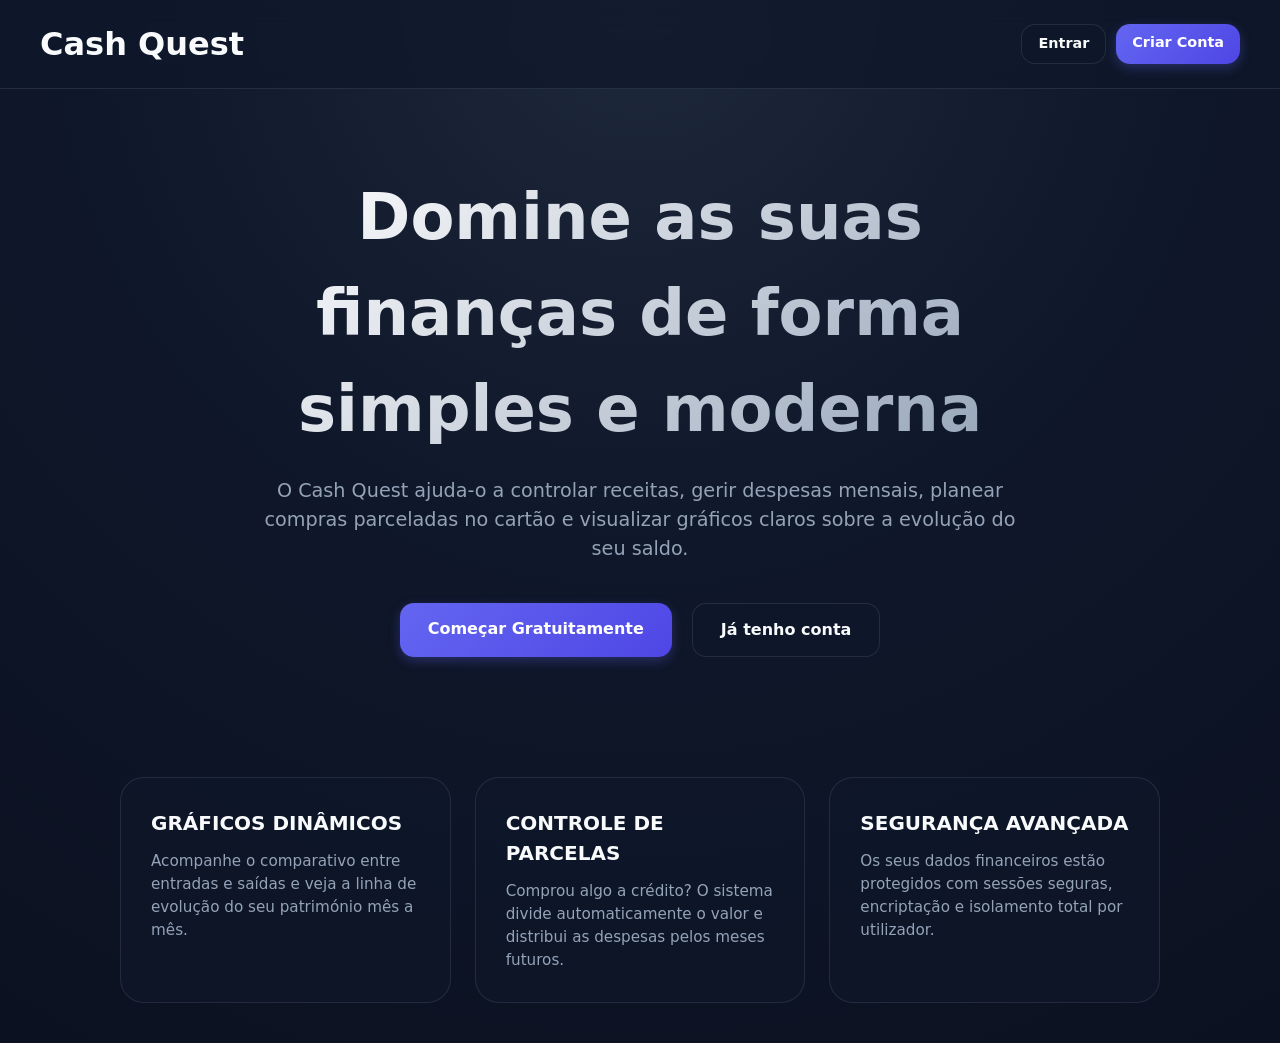
<file: frontend/index.html>
<!DOCTYPE html>
<html lang="pt-BR">

<head>
    <meta charset="UTF-8">
    <meta name="viewport" content="width=device-width, initial-scale=1.0">
    <title>Cash Quest - Controle Financeiro Inteligente</title>
    <link rel="stylesheet" href="style.css">
    <style>
        /* Estilos específicos da página de apresentação */
        .hero-landing {
            text-align: center;
            padding: 80px 20px;
            max-width: 800px;
            /* teste de coementario pra subir tudo  */
            margin: 0 auto;
        }

        .hero-landing h1 {
            font-size: clamp(2.5rem, 5vw, 4rem);
            margin-bottom: 20px;
            background: linear-gradient(135deg, #fff, #94a3b8);
            -webkit-background-clip: text;
            background-clip: text;
            -webkit-text-fill-color: transparent;
        }

        .hero-landing p {
            color: var(--muted);
            font-size: 1.2rem;
            margin-bottom: 40px;
        }

        .cta-buttons {
            display: flex;
            justify-content: center;
            gap: 20px;
        }

        .btn-cta-primary {
            background: linear-gradient(135deg, var(--primary), var(--primary-hover));
            color: white;
            padding: 14px 28px;
            border-radius: var(--radius-md);
            text-decoration: none;
            font-weight: 600;
            box-shadow: 0 4px 12px rgba(99, 102, 241, 0.3);
            transition: transform var(--transition);
        }

        .btn-cta-secondary {
            background: var(--surface);
            color: var(--text);
            border: 1px solid var(--border);
            padding: 14px 28px;
            border-radius: var(--radius-md);
            text-decoration: none;
            font-weight: 600;
            transition: background var(--transition);
        }

        .btn-cta-primary:hover,
        .btn-cta-secondary:hover {
            transform: translateY(-2px);
        }

        /* Secção de Recursos / Informações */
        .features {
            display: grid;
            grid-template-columns: repeat(auto-fit, minmax(250px, 1fr));
            gap: 24px;
            max-width: 1080px;
            margin: 40px auto;
            padding: 0 20px;
        }

        .feature-card {
            background: var(--surface);
            border: 1px solid var(--border);
            padding: 30px;
            border-radius: var(--radius-lg);
            text-align: left;
        }

        .feature-card h3 {
            margin-bottom: 12px;
            color: var(--text);
            font-size: 1.25rem;
        }

        .feature-card p {
            color: var(--muted);
            font-size: 0.95rem;
            margin: 0;
        }

        @media (max-width: 480px) {
            .login-container {
                padding: 24px;
                /* Diminui o respiro interno em telas muito pequenas */
            }
        }
    </style>
</head>

<body>
    <header>
        <div class="logo-container">
            <h1>Cash Quest</h1>
        </div>
        <div style="display: flex; gap: 10px;">
            <a href="login.html" class="btn-cta-secondary" style="padding: 8px 16px; font-size: 0.9rem;">Entrar</a>
            <a href="cadastro.html" class="btn-cta-primary" style="padding: 8px 16px; font-size: 0.9rem;">Criar
                Conta</a>
        </div>
    </header>

    <main>
        <section class="hero-landing">
            <h1>Domine as suas finanças de forma simples e moderna</h1>
            <p>O Cash Quest ajuda-o a controlar receitas, gerir despesas mensais, planear compras parceladas no cartão e
                visualizar gráficos claros sobre a evolução do seu saldo.</p>
            <div class="cta-buttons">
                <a href="cadastro.html" class="btn-cta-primary">Começar Gratuitamente</a>
                <a href="login.html" class="btn-cta-secondary">Já tenho conta</a>
            </div>
        </section>

        <section class="features">
            <div class="feature-card">
                <h3>GRÁFICOS DINÂMICOS</h3>
                <p>Acompanhe o comparativo entre entradas e saídas e veja a linha de evolução do seu património mês a
                    mês.</p>
            </div>
            <div class="feature-card">
                <h3>CONTROLE DE PARCELAS</h3>
                <p>Comprou algo a crédito? O sistema divide automaticamente o valor e distribui as despesas pelos meses
                    futuros.</p>
            </div>
            <div class="feature-card">
                <h3>SEGURANÇA AVANÇADA</h3>
                <p>Os seus dados financeiros estão protegidos com sessões seguras, encriptação e isolamento total por
                    utilizador.</p>
            </div>
        </section>
    </main>
</body>

</html>
</file>
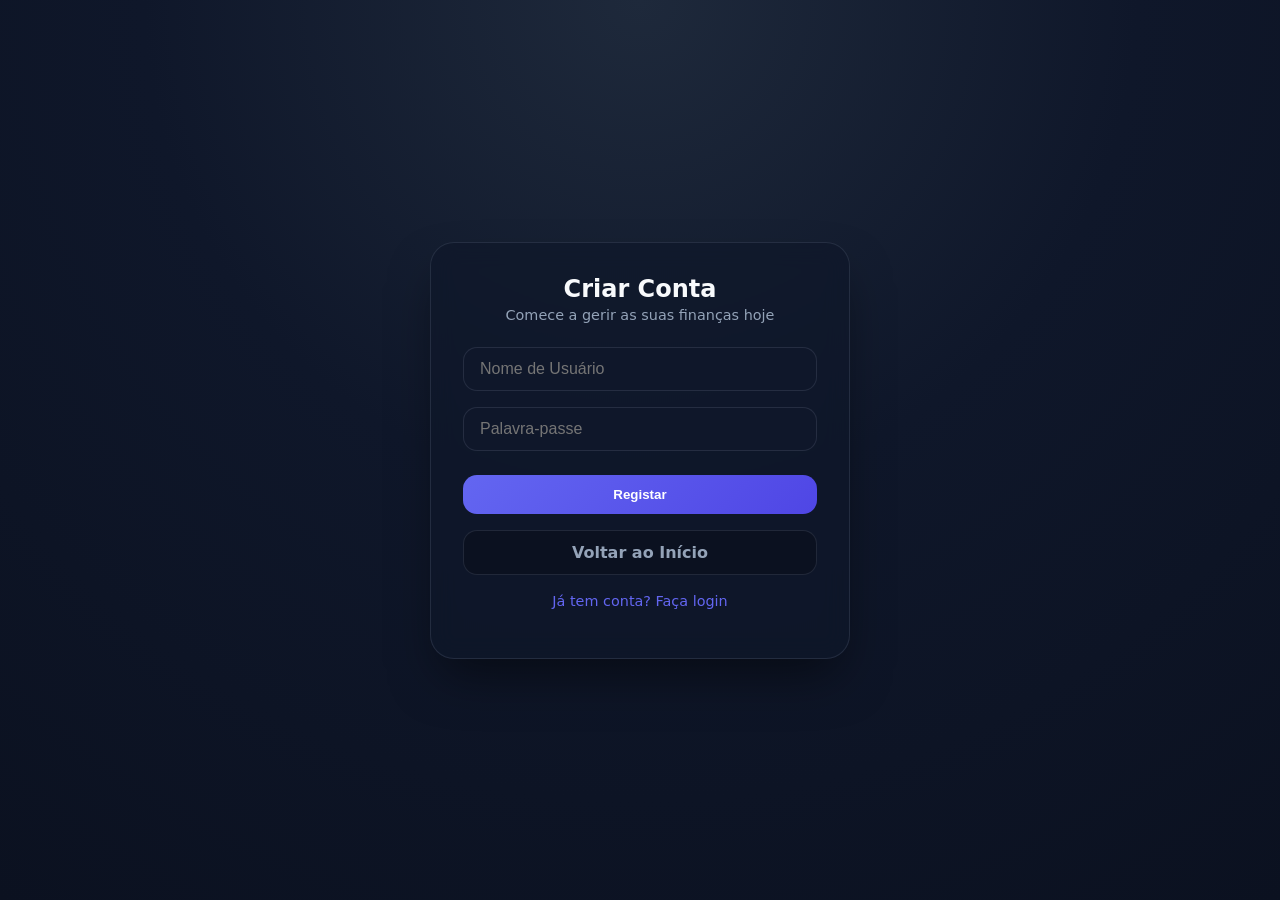
<file: frontend/cadastro.html>
<!DOCTYPE html>
<html lang="pt-BR">
<head>
    <meta charset="UTF-8">
    <meta name="viewport" content="width=device-width, initial-scale=1.0">
    <title>Cash Quest - Criar Conta</title>
    <link rel="stylesheet" href="login.css">
</head>
<body>
    <div class="login-container">
        <div class="login-header">
            <h2>Criar Conta</h2>
            <p>Comece a gerir as suas finanças hoje</p>
        </div>

        <form id="form-cadastro">
            <div class="field-group">
                <!-- Alterado de name="nome" para name="usuario" para corresponder ao auth.php -->
                <input type="text" name="usuario" placeholder="Nome de Usuário" required>
            </div>
            <div class="field-group">
                <input type="password" name="senha" placeholder="Palavra-passe" required>
            </div>
            
            <button type="submit">Registar</button>
            
            <a href="index.html" class="btn-voltar">Voltar ao Início</a>

            <div style="text-align: center; margin-top: 16px;">
                <a href="login.html" style="color: var(--primary); text-decoration: none; font-size: 0.9rem;">Já tem conta? Faça login</a>
            </div>
        </form>
        <div id="msg" class="msg"></div>
    </div>

    <script src="auth.js"></script>
</body>
</html>
</file>
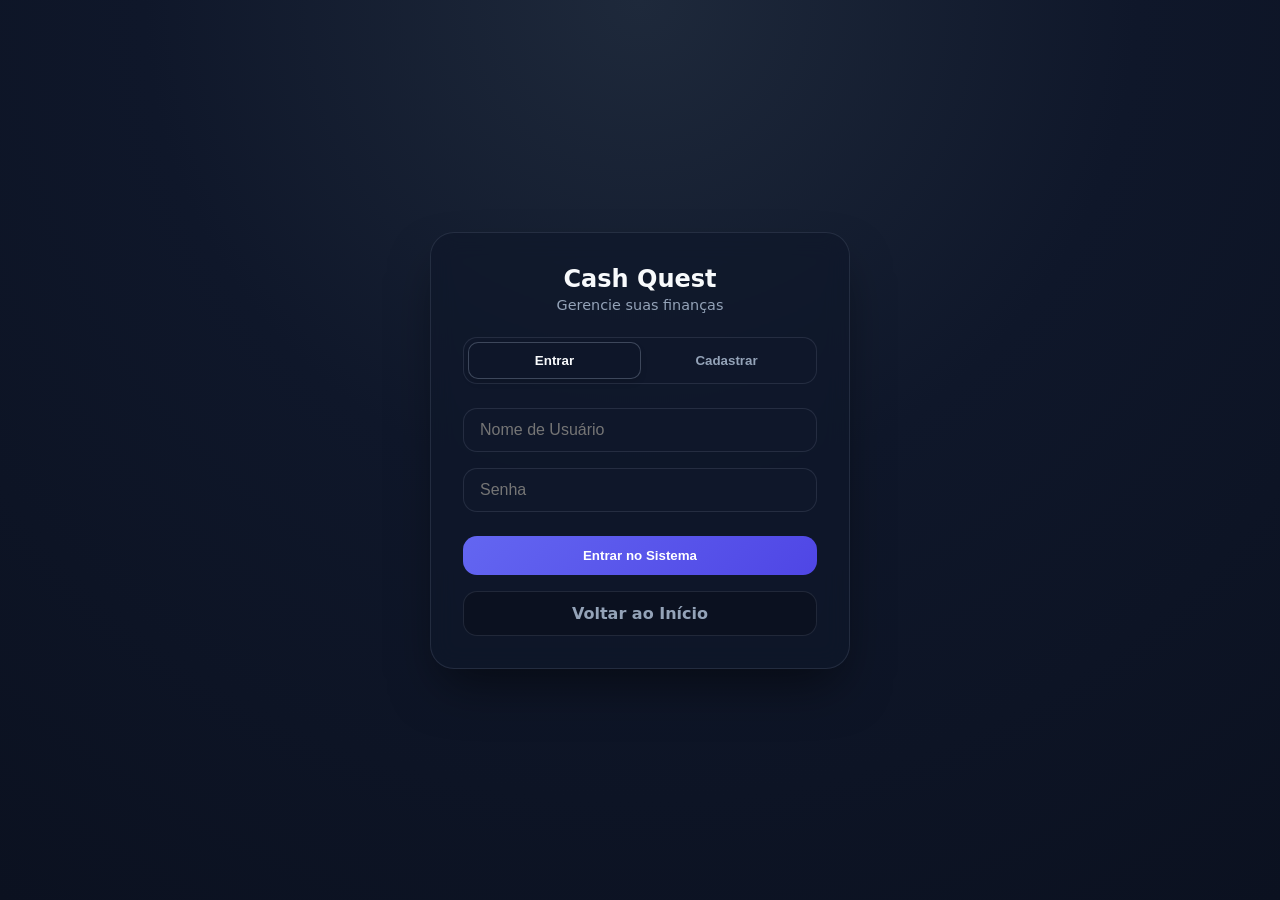
<file: frontend/login.html>
<!DOCTYPE html>
<html lang="pt-BR">
<head>
    <meta charset="UTF-8">
    <meta name="viewport" content="width=device-width, initial-scale=1.0">
    <title>Cash Quest - Autenticação</title>
    <link rel="stylesheet" href="login.css">
</head>
<body>
    <div class="login-container">
        <div class="login-header">
            <h2>Cash Quest</h2>
            <p>Gerencie suas finanças</p>
        </div>

        <!-- Abas de Navegação -->
        <div class="abas-container">
            <button id="btnAbaLogin" class="aba-btn ativa" onclick="mudarAba('login')">Entrar</button>
            <button id="btnAbaCadastro" class="aba-btn" onclick="mudarAba('cadastro')">Cadastrar</button>
        </div>

        <!-- Formulário de Login -->
        <form id="form-login" class="conteudo-aba ativa">
            <div class="field-group">
                <input type="text" name="usuario" placeholder="Nome de Usuário" required>
            </div>
            <div class="field-group">
                <input type="password" name="senha" placeholder="Senha" required>
            </div>
            <button type="submit">Entrar no Sistema</button>
        </form>

        <!-- Formulário de Cadastro -->
        <form id="form-cadastro" class="conteudo-aba">
            <div class="field-group">
                <input type="text" name="usuario" placeholder="Escolha um Usuário" required>
            </div>
            <div class="field-group">
                <input type="password" name="senha" placeholder="Crie uma Senha" required>
            </div>
            <button type="submit">Finalizar Cadastro</button>
        </form>

        <div id="msg" class="msg"></div>

        <!-- Botão Voltar ao Início -->
        <a href="index.html" class="btn-voltar">Voltar ao Início</a>
    </div>

    <script src="auth.js"></script>
</body>
</html>
</file>
<file: frontend/style.css>
:root {
    --bg-top: #1e293b;
    --bg-mid: #0f172a;
    --bg-bottom: #0b1120;
    --surface: rgba(15, 23, 42, 0.7);
    --surface-solid: #0f172a;
    --surface-hover: rgba(30, 41, 59, 0.8);
    --text: #f8fafc;
    --muted: #94a3b8;
    --success: #22c55e;
    --danger: #ef4444;
    --primary: #6366f1;
    --primary-hover: #4f46e5;
    --border: rgba(148, 163, 184, 0.16);
    --border-hover: rgba(148, 163, 184, 0.35);
    --radius-sm: 8px;
    --radius-md: 14px;
    --radius-lg: 24px;
    --transition: 0.2s ease-in-out;
}

* {
    box-sizing: border-box;
    margin: 0;
    padding: 0;
}

body {
    font-family: 'Inter', system-ui, sans-serif;
    background: radial-gradient(circle at top, var(--bg-top) 0%, var(--bg-mid) 45%, var(--bg-bottom) 100%);
    color: var(--text);
    min-height: 100vh;
    line-height: 1.5;
    -webkit-font-smoothing: antialiased;
}

/* 
   CABEÇALHO (HEADER)
    */
header {
    display: flex;
    justify-content: space-between;
    align-items: center;
    padding: 20px 40px;
    background: var(--surface);
    border-bottom: 1px solid var(--border);
    backdrop-filter: blur(12px);
    -webkit-backdrop-filter: blur(12px);
}

.btn-sair {
    background: rgba(239, 68, 68, 0.1);
    color: var(--danger);
    border: 1px solid rgba(239, 68, 68, 0.3);
    padding: 10px 16px;
    border-radius: var(--radius-sm);
    cursor: pointer;
    font-weight: 600;
    transition: all var(--transition);
}

.btn-sair:hover {
    background: var(--danger);
    color: white;
}

/* 
   ESTRUTURA PRINCIPAL
    */
.container {
    max-width: 1080px;
    margin: 0 auto;
    padding: 32px 24px;
}

/* FILTRO DE MÊS */
.filtro-mes {
    margin-bottom: 25px;
    display: flex;
    align-items: center;
    gap: 10px;
}

.filtro-mes input {
    padding: 10px 16px;
    border-radius: var(--radius-md);
    border: 1px solid var(--border);
    background: var(--surface-solid);
    color: var(--text);
    font-size: 1rem;
    font-family: inherit;
}

/* CARTÕES DE RESUMO */
.resumo {
    display: grid;
    grid-template-columns: repeat(3, 1fr);
    gap: 20px;
    margin-bottom: 40px;
}

.card {
    background: var(--surface);
    padding: 24px;
    border-radius: var(--radius-lg);
    text-align: center;
    border: 1px solid var(--border);
    backdrop-filter: blur(12px);
    transition: transform var(--transition);
}

.card:hover {
    transform: translateY(-2px);
    border-color: var(--border-hover);
}

.card h3 {
    margin-top: 0;
    font-size: 1rem;
    color: var(--muted);
    margin-bottom: 10px;
    font-weight: 500;
}

.card p {
    font-size: 1.75rem;
    font-weight: 600;
    margin: 0;
}

.card.saldo { border-bottom: 4px solid var(--primary); }
.card.receitas { border-bottom: 4px solid var(--success); }
.card.despesas { border-bottom: 4px solid var(--danger); }

/* 
   GRÁFICOS
    */
.graficos {
    display: grid;
    grid-template-columns: 1fr 1fr;
    gap: 20px;
    margin-bottom: 40px;
}

.chart-container {
    background: var(--surface);
    padding: 20px;
    border-radius: var(--radius-lg);
    border: 1px solid var(--border);
    backdrop-filter: blur(12px);
}

.chart-container h3 {
    text-align: center;
    color: var(--text);
    margin-bottom: 15px;
    font-size: 1.2rem;
}

/* 
   FORMULÁRIO DE TRANSAÇÃO
    */
.nova-transacao h2, .historico h2 {
    margin-bottom: 20px;
    font-size: 1.25rem;
    font-weight: 600;
}

.nova-transacao form {
    display: grid;
    grid-template-columns: 1fr 1fr;
    gap: 16px;
    margin-bottom: 40px;
    background: var(--surface);
    padding: 24px;
    border-radius: var(--radius-lg);
    border: 1px solid var(--border);
    backdrop-filter: blur(12px);
}

.nova-transacao input, 
.nova-transacao select {
    padding: 12px 16px;
    border-radius: var(--radius-md);
    border: 1px solid var(--border);
    background: var(--surface-solid);
    color: var(--text);
    width: 100%;
    font-family: inherit;
    font-size: 1rem;
}

.nova-transacao input:focus, 
.nova-transacao select:focus {
    outline: none;
    border-color: var(--primary);
    box-shadow: 0 0 0 3px rgba(99, 102, 241, 0.2);
}

.nova-transacao button {
    grid-column: span 2;
    padding: 12px 20px;
    background: linear-gradient(135deg, var(--primary), var(--primary-hover));
    color: white;
    border: none;
    border-radius: var(--radius-md);
    cursor: pointer;
    font-size: 1rem;
    font-weight: 600;
    transition: all var(--transition);
    box-shadow: 0 4px 12px rgba(99, 102, 241, 0.25);
}

.nova-transacao button:hover {
    transform: translateY(-2px);
}

/* 
   HISTÓRICO E BOTÃO DE APAGAR
    */
.lista-transacoes {
    display: flex;
    flex-direction: column;
    gap: 12px;
}

.transacao-item {
    display: flex;
    justify-content: space-between;
    align-items: center;
    padding: 16px 20px;
    background: var(--surface);
    border-radius: var(--radius-md);
    border: 1px solid var(--border);
    transition: transform var(--transition);
}

.transacao-item:hover {
    border-color: var(--border-hover);
}

.acoes-transacao {
    display: flex;
    align-items: center;
    gap: 15px;
}

.btn-remover {
    background: transparent;
    color: var(--danger);
    border: 1px solid var(--danger);
    border-radius: 6px;
    padding: 4px 10px;
    cursor: pointer;
    font-weight: bold;
    transition: all var(--transition);
}

.btn-remover:hover {
    background: var(--danger);
    color: white;
}

.positivo { color: var(--success); font-weight: 600; }
.negativo { color: var(--danger); font-weight: 600; }

/* 
   RESPONSIVIDADE (MOBILE & TABLET)
    */
@media (max-width: 768px) {
    header { 
        padding: 15px 20px; 
    }
    
    header h1 {
        font-size: 1.5rem;
    }

    .container {
        padding: 20px 15px;
    }

    /* Empilha os cartões de resumo */
    .resumo { 
        grid-template-columns: 1fr; 
        gap: 12px; 
    }

    /* Empilha os gráficos */
    .graficos { 
        grid-template-columns: 1fr; 
        gap: 15px;
    }

    /* Empilha os campos do formulário */
    .nova-transacao form { 
        grid-template-columns: 1fr; 
        padding: 15px;
    }
    
    .nova-transacao button { 
        grid-column: span 1; 
    }

    /* Ajusta a lista de transações para ecrãs pequenos */
    .transacao-item {
        flex-direction: column;
        align-items: flex-start;
        gap: 12px;
    }

    /* Coloca o valor e o botão de apagar alinhados na base do item */
    .acoes-transacao {
        width: 100%;
        justify-content: space-between;
        padding-top: 10px;
        border-top: 1px solid var(--border);
    }
}
/* 
   ESTILOS DOS CALENDÁRIOS (DATA E MÊS)
 */
input[type="date"],
input[type="month"] {
    /* Esta é a linha mágica que deixa o pop-up do calendário escuro */
    color-scheme: dark; 
    
    background-color: var(--surface-solid);
    color: var(--text);
    border: 1px solid var(--border);
    border-radius: var(--radius-md);
    padding: 12px 16px;
    font-family: inherit;
    font-size: 1rem;
    cursor: pointer;
    transition: all var(--transition);
}

/* Efeito ao passar o rato por cima */
input[type="date"]:hover,
input[type="month"]:hover {
    border-color: var(--border-hover);
    background-color: var(--surface-hover);
}

/* Efeito de foco quando se clica no campo */
input[type="date"]:focus,
input[type="month"]:focus {
    outline: none;
    border-color: var(--primary);
    box-shadow: 0 0 0 3px rgba(99, 102, 241, 0.2);
}

/* Melhorar o ícone do pequeno calendário no canto do botão */
::-webkit-calendar-picker-indicator {
    cursor: pointer;
    opacity: 0.6;
    transition: opacity 0.2s;
    padding: 5px;
}

::-webkit-calendar-picker-indicator:hover {
    opacity: 1;
}
</file>
<file: frontend/login.css>
:root {
    --bg-top: #1e293b;
    --bg-mid: #0f172a;
    --bg-bottom: #0b1120;
    --surface: rgba(15, 23, 42, 0.7);
    --surface-solid: #0f172a;
    --text: #f8fafc;
    --muted: #94a3b8;
    --success: #22c55e;
    --danger: #ef4444;
    --primary: #6366f1;
    --primary-hover: #4f46e5;
    --border: rgba(148, 163, 184, 0.16);
    --border-hover: rgba(148, 163, 184, 0.35);
    --radius-md: 14px;
    --radius-lg: 24px;
    --transition: 0.2s ease-in-out;
}

* {
    box-sizing: border-box;
    margin: 0;
    padding: 0;
}

body {
    font-family: 'Inter', system-ui, sans-serif;
    background: radial-gradient(circle at top, var(--bg-top) 0%, var(--bg-mid) 45%, var(--bg-bottom) 100%);
    color: var(--text);
    min-height: 100vh;
    display: flex;
    align-items: center;
    justify-content: center;
    padding: 16px; /* Adicionado para não colar nas bordas do celular */
}

.login-container {
    width: 100%;
    max-width: 420px;
    padding: 32px;
    border-radius: var(--radius-lg);
    background: var(--surface);
    border: 1px solid var(--border);
    backdrop-filter: blur(12px);
    -webkit-backdrop-filter: blur(12px);
    box-shadow: 0 25px 50px -12px rgba(0, 0, 0, 0.5);
}

.login-header {
    text-align: center;
    margin-bottom: 24px;
}

.login-header h2 {
    font-size: 1.5rem;
    font-weight: 700;
}

.login-header p {
    color: var(--muted);
    font-size: 0.9rem;
    margin-top: 4px;
}

.abas-container {
    display: flex;
    background: var(--surface-solid);
    border-radius: var(--radius-md);
    padding: 4px;
    margin-bottom: 24px;
    border: 1px solid var(--border);
}

.aba-btn {
    flex: 1;
    padding: 10px;
    background: transparent;
    border: none;
    border-radius: 10px;
    color: var(--muted);
    font-weight: 600;
    cursor: pointer;
    transition: var(--transition);
}

.aba-btn.ativa {
    background: var(--surface);
    color: var(--text);
    box-shadow: 0 4px 6px rgba(0, 0, 0, 0.1);
    border: 1px solid var(--border-hover);
}

.conteudo-aba {
    display: none;
}

.conteudo-aba.ativa {
    display: block;
}

.field-group {
    margin-bottom: 16px;
}

input {
    width: 100%;
    padding: 12px 16px;
    border: 1px solid var(--border);
    border-radius: var(--radius-md);
    background: var(--surface-solid);
    color: var(--text);
    font-size: 1rem;
    transition: var(--transition);
}

input:focus {
    outline: none;
    border-color: var(--primary);
    box-shadow: 0 0 0 3px rgba(99, 102, 241, 0.2);
}

button[type="submit"] {
    width: 100%;
    padding: 12px;
    border: none;
    border-radius: var(--radius-md);
    background: linear-gradient(135deg, var(--primary), var(--primary-hover));
    color: white;
    font-weight: 600;
    cursor: pointer;
    margin-top: 8px;
    transition: var(--transition);
}

button[type="submit"]:hover {
    filter: brightness(1.1);
}

button[type="submit"]:disabled {
    opacity: 0.7;
    cursor: not-allowed;
}

.msg {
    text-align: center;
    margin-top: 16px;
    font-size: 0.9rem;
    font-weight: 500;
}
/* Botão Voltar alinhado com o design do sistema */
.btn-voltar {
    display: inline-flex;
    align-items: center;
    justify-content: center;
    width: 100%;
    padding: 8px;
    border: 1px solid var(--border);
    border-radius: var(--radius-md);
    background: var(--surface-solid);
    color: var(--text);
    font-size: 1rem;
    font-weight: 600;
    font-family: inherit;
    text-decoration: none;
    margin-top: 12px;
    transition: var(--transition);
}

.btn-voltar:hover {
    background: var(--surface);
    border-color: var(--border-hover);
    filter: brightness(1.1);
}
/* Estilo melhorado para o botão de Voltar */
.btn-voltar {
    display: block; /* Ocupa toda a largura para alinhar com os inputs */
    width: 100%;
    padding: 12px;
    margin-top: 16px; /* Espaçamento superior */
    text-align: center;
    text-decoration: none;
    background: var(--bg-bottom); /* Fundo mais escuro (preto azulado) */
    color: var(--muted); /* Cor do texto secundária */
    border: 1px solid var(--border); /* Borda subtil definida nas suas variáveis */
    border-radius: var(--radius-md); /* Cantos arredondados */
    font-weight: 600;
    transition: all var(--transition); /* Transição suave para o hover */
    box-sizing: border-box; /* Garante que padding não aumenta o tamanho */
}

.btn-voltar:hover {
    background: var(--surface-hover); /* Fundo ligeiramente mais claro ao passar o rato */
    color: var(--text); /* Texto fica branco */
    border-color: var(--border-hover); /* Borda fica mais visível */
    transform: translateY(-1px); /* Pequeno efeito de elevação */
}
/* 
   RESPONSIVIDADE LOGIN (MOBILE)
    */
@media (max-width: 480px) {
    .login-container {
        padding: 24px; /* Diminui o respiro interno em telas muito pequenas */
    }
}
</file>
